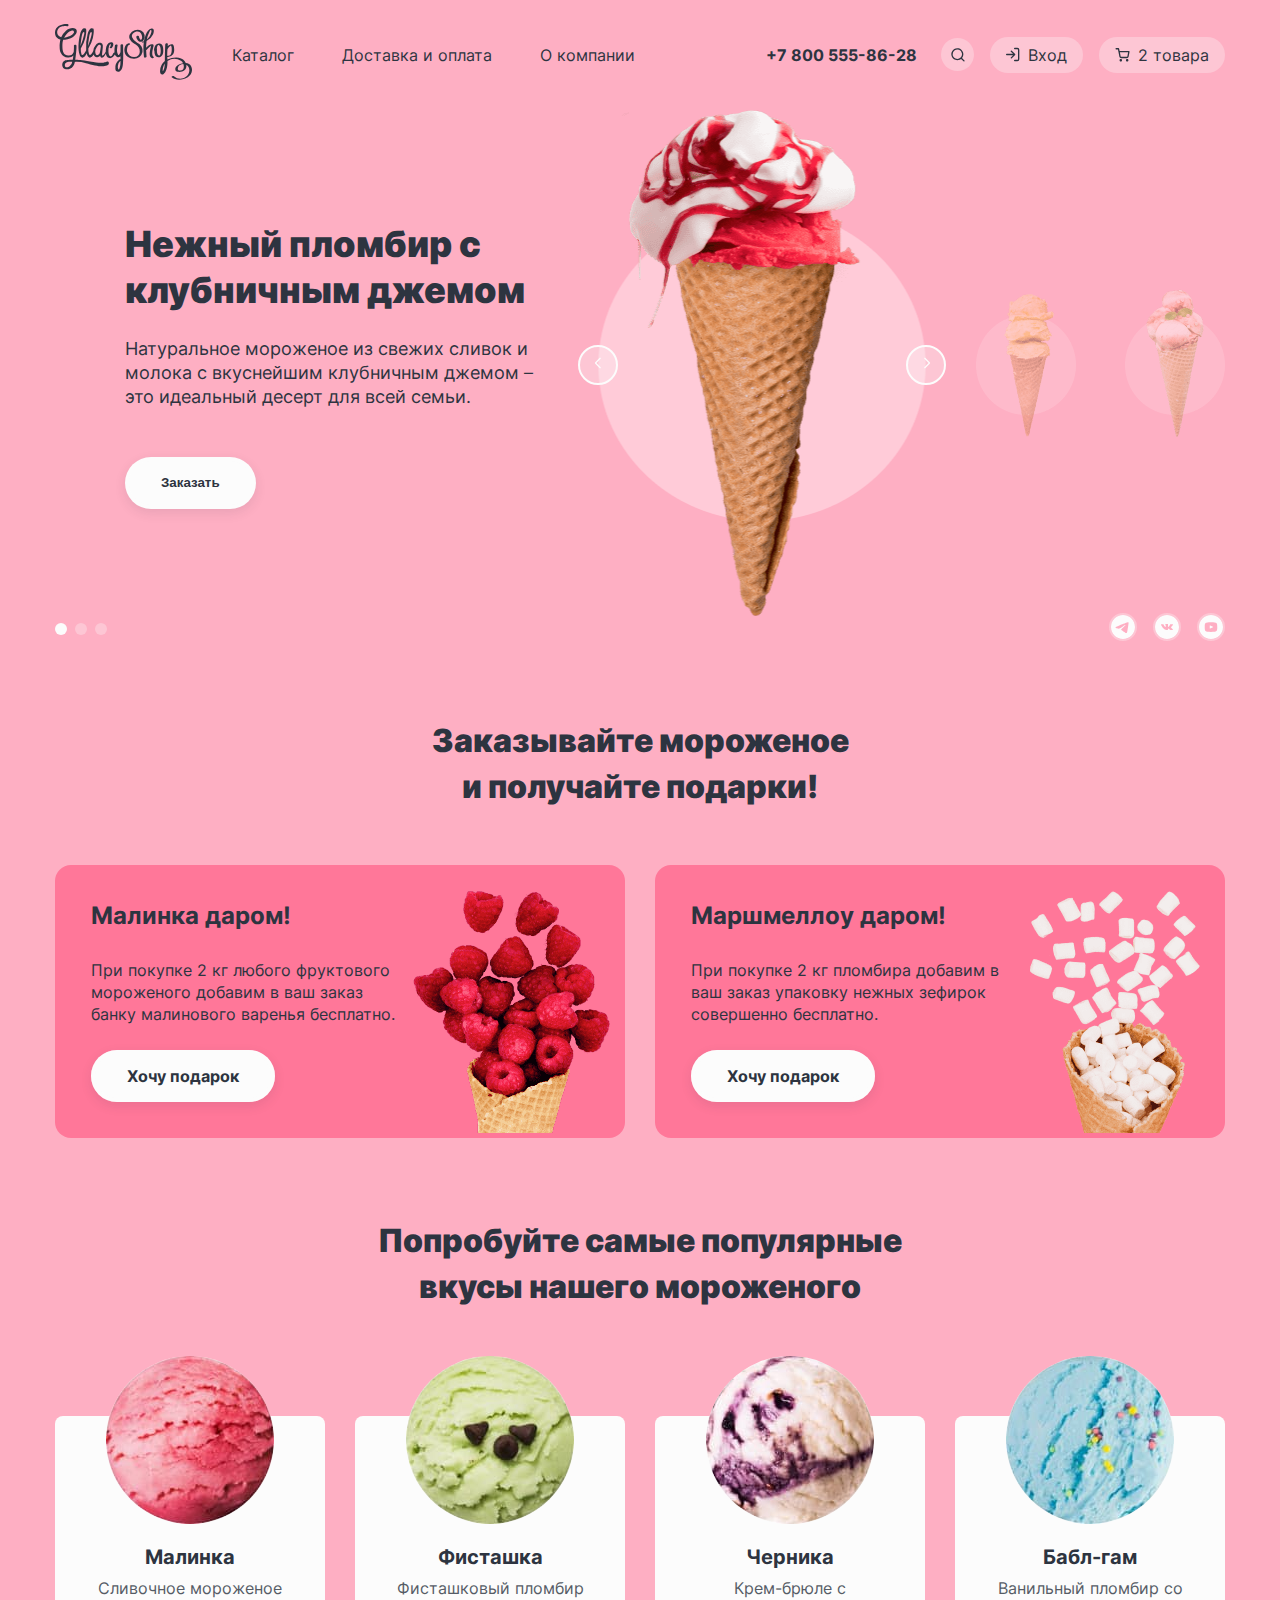
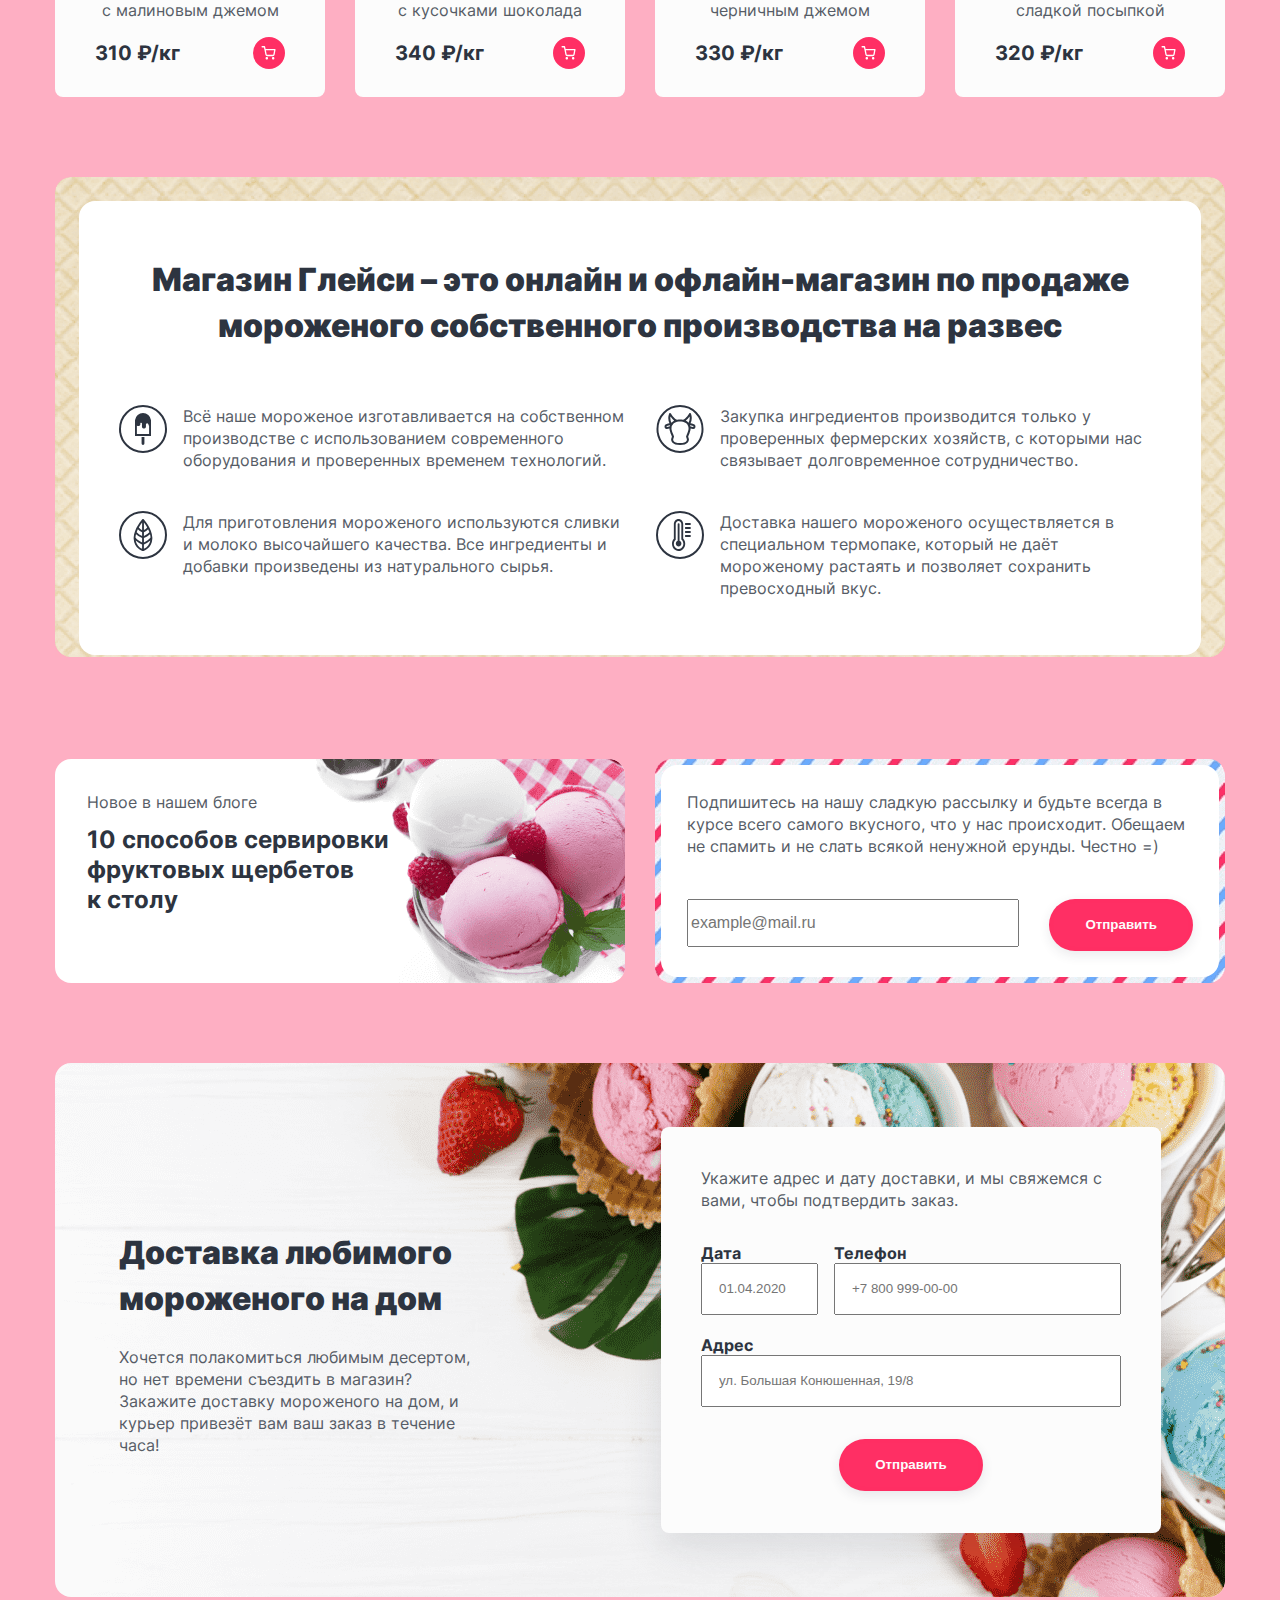
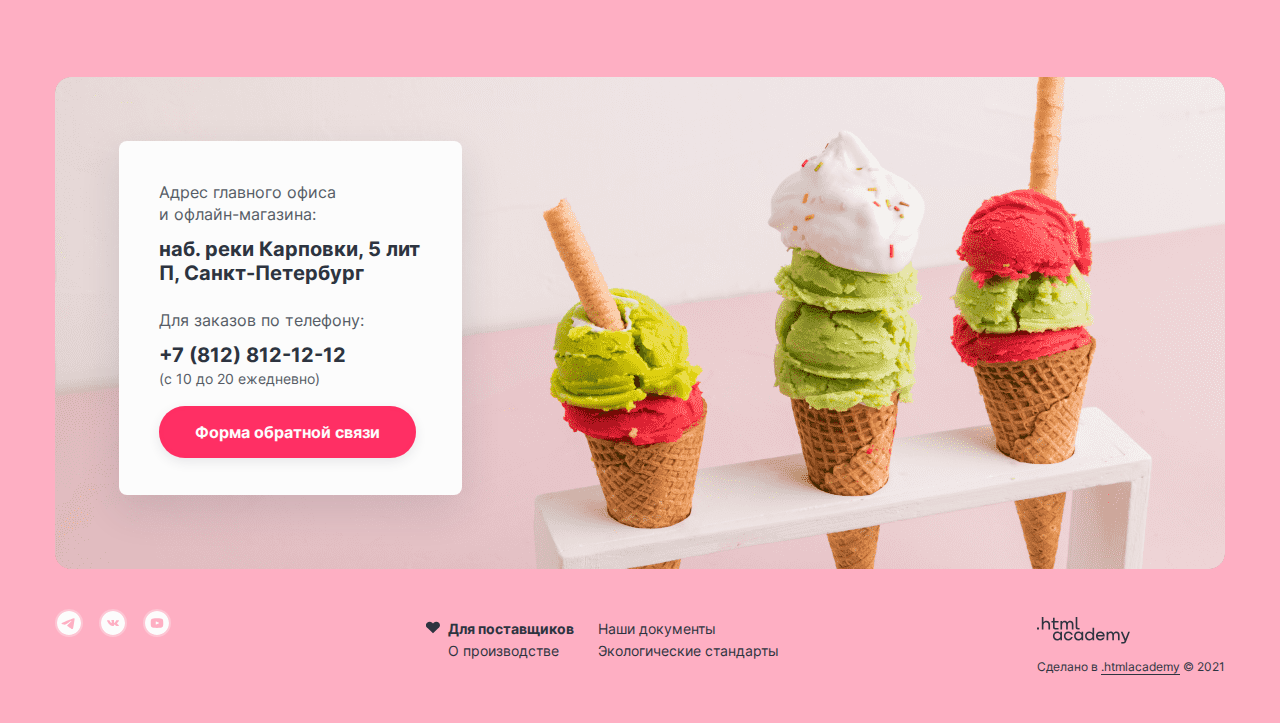
<file: index.html>
<!DOCTYPE html>
<html lang="ru">
  <head>
    <meta charset="utf-8">
    <title>HTML Academy: Глейси</title>
    <link rel="stylesheet" href="styles/styles.css">
  </head>

  <body>

    <!--      HEADER
    ----------------------  -->
    <header class="header-index">
      <nav class="nav container">

        <!-- Меню слева -->
        <div class="nav-left">
          <a class="logo">
            <img class="logo-img" src="images/header-logo.svg" width="137" height="56" alt="Логотип магазина мороженого 'Глейси'">
          </a>
          <ul class="nav-list reset-list">
            <!-- Выпадающее меню каталога
            ----------------------------- -->
            <li class="nav-item">
                  <a href="catalog.html" class="nav-link">Каталог</a>
                  <ul class="nav-list-catalog reset-list">
                    <li class="nav-item-catalog">
                      <a href="#" class="nav-link-catalog nav-link-new">Новинки</a>
                    </li>
                    <li class="nav-item-catalog">
                      <a href="#" class="nav-link-catalog">Сливочное</a>
                    </li>
                    <li class="nav-item-catalog">
                      <a href="#" class="nav-link-catalog">Щербеты</a>
                    </li>
                    <li class="nav-item-catalog">
                      <a href="#" class="nav-link-catalog">Фруктовый лед</a>
                    </li>
                    <li class="nav-item-catalog">
                      <a href="#" class="nav-link-catalog">Мелорин</a>
                    </li>
                  </ul>
            </li>

            <li class="nav-item">
              <a href="#" class="nav-link">Доставка и оплата</a>
            </li>
            <li class="nav-item">
              <a href="#" class="nav-link">О компании</a>
            </li>
          </ul>
        </div>

        <!-- Меню справа -->
        <ul class="nav-list nav-user reset-list">
          <li class="nav-item">
            <a href="tel:+78005558628" class="nav-link nav-phone">+7 800 555-86-28</a>
          </li>
          <li class="nav-item">
            <a href="#" class="nav-link nav-link-search">
              <svg class="nav-icon-search" aria-hidden="true" focusable="false" xmlns="http://www.w3.org/2000/svg" width="14" height="14" fill="none">
                <path fill="#2D3440" fill-rule="evenodd" d="M1.663 6.188a4.667 4.667 0 1 1 8.028 3.237.674.674 0 0 0-.124.124 4.667 4.667 0 0 1-7.904-3.361Zm8.412 4.688a6 6 0 1 1 .943-.943l2.45 2.45a.667.667 0 1 1-.943.943l-2.45-2.45Z" clip-rule="evenodd"/>
              </svg>
              <span class="visually-hidden">Поиск</span>
            </a>
          </li>
          <li class="nav-item">
            <a href="#" class="nav-link nav-link-user">
              <svg class="nav-icon" aria-hidden="true" focusable="false" xmlns="http://www.w3.org/2000/svg" width="14" height="15" fill="none">
                <path fill="#2D3440" fill-rule="evenodd" d="M8 1.5246A.6667.6667 0 0 1 8.6667.858h2.6666a1.9997 1.9997 0 0 1 2 2v9.3334a2 2 0 0 1-2 2H8.6667a.6667.6667 0 0 1 0-1.3334h2.6666A.6667.6667 0 0 0 12 12.1913V2.8579a.6664.6664 0 0 0-.6667-.6666H8.6667A.6667.6667 0 0 1 8 1.5246ZM4.8619 3.72a.6667.6667 0 0 1 .9428 0l3.3291 3.329a.6731.6731 0 0 1 .129.177.664.664 0 0 1 .0705.2987.6639.6639 0 0 1-.1998.4759l-3.3288 3.3288a.6667.6667 0 1 1-.9428-.9428L7.057 8.1913H.6668a.6667.6667 0 1 1 0-1.3334H7.057L4.862 4.6627a.6667.6667 0 0 1 0-.9428Z" clip-rule="evenodd"/>
              </svg>
              Вход
            </a>
          </li>
          <li class="nav-item">
            <a href="#" class="nav-link nav-link-user">
              <svg class="nav-icon" aria-hidden="true" focusable="false" xmlns="http://www.w3.org/2000/svg" width="15" height="14" fill="none">
                <path fill="#2D3440" fill-rule="evenodd" d="M1.1667.108a.6667.6667 0 1 0 0 1.3333h1.7712l.4675 2.3354a.664.664 0 0 0 .0106.053l.9674 4.8334.0001.0006a1.8256 1.8256 0 0 0 1.8183 1.4691h5.6207a1.8258 1.8258 0 0 0 1.8185-1.4697l.001-.005.9271-4.8614a.6669.6669 0 0 0-.6549-.7916H4.6107L4.1381.6438a.6667.6667 0 0 0-.6537-.5359H1.1667ZM5.691 8.4023l-.8134-4.064h8.2308l-.7756 4.0669a.4923.4923 0 0 1-.4918.3943v-.0002H6.1962l-.0128.0002a.4922.4922 0 0 1-.4922-.3963l-.0002-.001Zm-1.1336 3.961c0-.688.5577-1.2457 1.2457-1.2457.688 0 1.2457.5577 1.2457 1.2457 0 .6879-.5577 1.2457-1.2457 1.2457-.688 0-1.2457-.5578-1.2457-1.2457Zm6.3733 0c0-.688.5577-1.2457 1.2457-1.2457.688 0 1.2457.5577 1.2457 1.2457 0 .6879-.5577 1.2457-1.2457 1.2457-.688 0-1.2457-.5578-1.2457-1.2457Z" clip-rule="evenodd"/>
              </svg>
              2 товара
            </a>
          </li>
        </ul>

      </nav>
    </header>

    <!-- Основное содержимое главной страницы
    ----------------------------------------- -->
    <main class="main-index main-container container">
      <!-- Блок HERO
      -------------- -->

      <h1 class="visually-hidden">Интернет магазин мороженого 'Глейси'</h1>
      <section class="menu">
        <h2 class="visually-hidden">Выбор мороженого</h2>
        <ul class="menu-list reset-list">

          <li class="menu-item">
            <div class="menu-left">
              <h3 class="menu-subtitle">Нежный пломбир с клубничным джемом</h3>
              <p class="menu-description">Натуральное мороженое из свежих сливок
                и молока с вкуснейшим клубничным джемом – это идеальный десерт для всей семьи. </p>
              <form action="https://echo.htmlacademy.ru" class="menu-form" method="post">
                <button class="btn" value="strawberry" name="order_taste" type="submit">Заказать</button>
              </form>
            </div>
            <div class="menu-right">
              <ul class="slider-image-list reset-list">
                <li class="slider-image-item-big">
                  <img class="slider-image-big" src="images/big-ice-cream-1.png" width="328" height="507" alt="Клубничное.">
                  <button class="slider-button slider-prev" type="button">
                    <svg width="17" height="16" viewBox="0 0 17 16" fill="none" xmlns="http://www.w3.org/2000/svg">
                      <path fill-rule="evenodd" clip-rule="evenodd" d="M9.71044 13.1352C9.97014 13.3949 10.3912 13.3949 10.6509 13.1352C10.9106 12.8755 10.9106 12.4545 10.6509 12.1948L6.44961 7.99351L10.6509 3.79219C10.9106 3.53249 10.9106 3.11144 10.6509 2.85174C10.3912 2.59204 9.97017 2.59204 9.71048 2.85174L5.04176 7.52045C5.04081 7.52139 5.03987 7.52233 5.03892 7.52328C4.77922 7.78298 4.77922 8.20403 5.03892 8.46373L9.71044 13.1352Z" fill="#FCFCFC"/>
                    </svg>
                    <span class="visually-hidden">Предыдущее мороженое</span>
                  </button>
                  <button class="slider-button slider-next" type="button">
                    <svg width="17" height="16" viewBox="0 0 17 16" fill="none" xmlns="http://www.w3.org/2000/svg">
                      <path fill-rule="evenodd" clip-rule="evenodd" d="M7.28956 2.86476C7.02986 2.60506 6.60881 2.60506 6.34911 2.86476C6.08941 3.12446 6.08941 3.54551 6.34911 3.80521L10.5504 8.00649L6.34907 12.2078C6.08937 12.4675 6.08937 12.8886 6.34907 13.1483C6.60877 13.408 7.02982 13.408 7.28952 13.1483L11.9582 8.47955C11.9592 8.47861 11.9601 8.47767 11.9611 8.47672C12.2208 8.21702 12.2208 7.79597 11.9611 7.53627L7.28956 2.86476Z" fill="#FCFCFC"/>
                    </svg>
                    <span class="visually-hidden">Следующее мороженое</span>
                  </button>
                </li>
                <li class="slider-image-item">
                  <img class="slider-image" src="images/ice-cream-2.png" width="66" height="150" alt="Сливочное.">
                </li>
                <li class="slider-image-item">
                  <img class="slider-image" src="images/ice-cream-3.png" width="66" height="150" alt="Карамельное.">
                </li>
              </ul>
            </div>
          </li>

          <li class="menu-item menu-item-hidden">
            <div class="menu-left">
              <h3 class="menu-subtitle">Сливочное мороженое со вкусом банана</h3>
              <p class="menu-description">Сливочное мороженое с ярким банановым вкусом подарит вам свежесть
                 и наслаждение даже в самый жаркий летний день. </p>
              <form action="https://echo.htmlacademy.ru" class="menu-form" method="post">
                <button class="btn" value="creamy" name="order_taste" type="submit">Заказать</button>
              </form>
            </div>
            <div class="menu-right">
              <ul class="slider-image-list reset-list">
                <li class="slider-image-item-big">
                  <img class="slider-image-big" src="images/big-ice-cream-2.png" width="328" height="507" alt="Сливочное.">
                  <button class="slider-button slider-prev" type="button">
                    <svg width="17" height="16" viewBox="0 0 17 16" fill="none" xmlns="http://www.w3.org/2000/svg">
                      <path fill-rule="evenodd" clip-rule="evenodd" d="M9.71044 13.1352C9.97014 13.3949 10.3912 13.3949 10.6509 13.1352C10.9106 12.8755 10.9106 12.4545 10.6509 12.1948L6.44961 7.99351L10.6509 3.79219C10.9106 3.53249 10.9106 3.11144 10.6509 2.85174C10.3912 2.59204 9.97017 2.59204 9.71048 2.85174L5.04176 7.52045C5.04081 7.52139 5.03987 7.52233 5.03892 7.52328C4.77922 7.78298 4.77922 8.20403 5.03892 8.46373L9.71044 13.1352Z" fill="#FCFCFC"/>
                    </svg>
                    <span class="visually-hidden">Предыдущее мороженое</span>
                  </button>
                  <button class="slider-button slider-next" type="button">
                    <svg width="17" height="16" viewBox="0 0 17 16" fill="none" xmlns="http://www.w3.org/2000/svg">
                      <path fill-rule="evenodd" clip-rule="evenodd" d="M7.28956 2.86476C7.02986 2.60506 6.60881 2.60506 6.34911 2.86476C6.08941 3.12446 6.08941 3.54551 6.34911 3.80521L10.5504 8.00649L6.34907 12.2078C6.08937 12.4675 6.08937 12.8886 6.34907 13.1483C6.60877 13.408 7.02982 13.408 7.28952 13.1483L11.9582 8.47955C11.9592 8.47861 11.9601 8.47767 11.9611 8.47672C12.2208 8.21702 12.2208 7.79597 11.9611 7.53627L7.28956 2.86476Z" fill="#FCFCFC"/>
                    </svg>
                    <span class="visually-hidden">Следующее мороженое</span>
                  </button>
                </li>
                <li class="slider-image-item">
                  <img class="slider-image" src="images/ice-cream-3.png" width="66" height="150" alt="Карамельное.">
                </li>
                <li class="slider-image-item">
                  <img class="slider-image" src="images/ice-cream-1.png" width="66" height="150" alt="Клубничное.">
                </li>
              </ul>
            </div>
          </li>

          <li class="menu-item menu-item-hidden">
            <div class="menu-left">
              <h3 class="menu-subtitle">Карамельный пломбир с маршмеллоу</h3>
              <p class="menu-description">Необычный сладкий десерт с карамельным топпингом и кусочками зефира
                завоюет сердца сладкоежек всех возрастов.</p>
              <form action="https://echo.htmlacademy.ru" class="menu-form" method="post">
                <button class="btn" value="caramel" name="order_taste" type="submit">Заказать</button>
              </form>
            </div>
            <div class="menu-right">
              <ul class="slider-image-list reset-list">
                <li class="slider-image-item-big">
                  <img class="slider-image-big" src="images/big-ice-cream-3.png" width="328" height="507" alt="Карамельное.">
                  <button class="slider-button slider-prev" type="button">
                    <svg width="17" height="16" viewBox="0 0 17 16" fill="none" xmlns="http://www.w3.org/2000/svg">
                      <path fill-rule="evenodd" clip-rule="evenodd" d="M9.71044 13.1352C9.97014 13.3949 10.3912 13.3949 10.6509 13.1352C10.9106 12.8755 10.9106 12.4545 10.6509 12.1948L6.44961 7.99351L10.6509 3.79219C10.9106 3.53249 10.9106 3.11144 10.6509 2.85174C10.3912 2.59204 9.97017 2.59204 9.71048 2.85174L5.04176 7.52045C5.04081 7.52139 5.03987 7.52233 5.03892 7.52328C4.77922 7.78298 4.77922 8.20403 5.03892 8.46373L9.71044 13.1352Z" fill="#FCFCFC"/>
                    </svg>
                    <span class="visually-hidden">Предыдущее мороженое</span>
                  </button>
                  <button class="slider-button slider-next" type="button">
                    <svg width="17" height="16" viewBox="0 0 17 16" fill="none" xmlns="http://www.w3.org/2000/svg">
                      <path fill-rule="evenodd" clip-rule="evenodd" d="M7.28956 2.86476C7.02986 2.60506 6.60881 2.60506 6.34911 2.86476C6.08941 3.12446 6.08941 3.54551 6.34911 3.80521L10.5504 8.00649L6.34907 12.2078C6.08937 12.4675 6.08937 12.8886 6.34907 13.1483C6.60877 13.408 7.02982 13.408 7.28952 13.1483L11.9582 8.47955C11.9592 8.47861 11.9601 8.47767 11.9611 8.47672C12.2208 8.21702 12.2208 7.79597 11.9611 7.53627L7.28956 2.86476Z" fill="#FCFCFC"/>
                    </svg>
                    <span class="visually-hidden">Следующее мороженое</span>
                  </button>
                </li>
                <li class="slider-image-item">
                  <img class="slider-image" src="images/ice-cream-1.png" width="66" height="150" alt="Клубничное.">
                </li>
                <li class="slider-image-item">
                  <img class="slider-image" src="images/ice-cream-2.png" width="66" height="150" alt="Сливочное.">
                </li>
              </ul>
            </div>
          </li>

        </ul>

        <div class="hero-end">
          <!-- Кнопки фона
          ---------------- -->
          <ul class="bg_color-list reset-list">
            <li class="bg_color-item">
              <button class="bg-btn bg-btn-current">
                <span class="visually-hidden">Розовый фон сайта</span>
              </button>
            </li>
            <li class="bg_color-item">
              <button class="bg-btn">
                <span class="visually-hidden">Синий фон сайта</span>
              </button>
            </li>
            <li class="bg_color-item">
              <button class="bg-btn">
                <span class="visually-hidden">Желтый фон сайта</span>
              </button>
            </li>
          </ul>

          <!-- Социальные сети
          -------------------- -->
          <ul class="social reset-list">
            <li class="social-item">
              <a href="https://t.me/htmlacademy" class="social-link">
                <svg xmlns="http://www.w3.org/2000/svg" width="28" height="28" fill="none">
                  <path fill="#FCFCFC" fill-rule="evenodd" d="M26 14c0 6.627-5.373 12-12 12S2 20.627 2 14 7.373 2 14 2s12 5.373 12 12Zm-11.57-3.141c-1.167.485-3.5 1.49-6.998 3.014-.568.226-.866.447-.893.663-.046.366.412.51 1.034.705.085.027.173.054.263.084.613.199 1.437.432 1.865.441.389.008.823-.152 1.302-.48 3.268-2.207 4.955-3.322 5.061-3.346.075-.017.179-.039.249.024.07.062.063.18.056.212-.046.193-1.84 1.862-2.77 2.726-.29.269-.495.46-.537.504-.094.097-.19.19-.282.279-.57.548-.996.96.024 1.632.49.323.882.59 1.273.856.427.291.853.581 1.405.943.14.092.274.187.405.28.497.355.944.673 1.496.623.32-.03.652-.331.82-1.23.397-2.126 1.179-6.73 1.36-8.628a2.112 2.112 0 0 0-.02-.472.506.506 0 0 0-.172-.325c-.143-.117-.365-.142-.465-.14-.451.008-1.143.249-4.476 1.635Z" clip-rule="evenodd"/><rect width="26" height="26" x="1" y="1" stroke="#FCFCFC" stroke-opacity=".3" stroke-width="2" rx="13"/>
                </svg>
                <span class="visually-hidden">ссылка на Телеграмм</span>
              </a>
            </li>
            <li class="social-item">
              <a href="https://vk.com/htmlacademy" class="social-link">
                <svg xmlns="http://www.w3.org/2000/svg" width="28" height="28" fill="none">
                  <path fill="#FCFCFC" fill-rule="evenodd" d="M26 14c0 6.627-5.373 12-12 12S2 20.627 2 14 7.373 2 14 2s12 5.373 12 12Zm-11.412 2.975h-.717s-1.582.083-2.976-1.188c-1.52-1.388-2.863-4.14-2.863-4.14s-.077-.18.007-.268c.095-.098.352-.104.352-.104l1.715-.01s.161.024.277.098a.476.476 0 0 1 .149.176s.277.615.644 1.17c.716 1.085 1.05 1.322 1.293 1.206.354-.17.248-1.533.248-1.533s.007-.495-.178-.716c-.143-.17-.414-.22-.533-.235-.096-.011.062-.207.267-.295.309-.133.854-.14 1.498-.135.501.005.645.032.842.074.455.096.44.405.41 1.07-.01.2-.02.43-.02.697 0 .06-.002.124-.004.19-.01.34-.023.73.233.876.132.074.453.011 1.256-1.185.381-.566.667-1.233.667-1.233s.062-.119.16-.17c.098-.052.232-.036.232-.036l1.805-.01s.542-.056.63.158c.091.226-.203.751-.94 1.612-.696.813-1.036 1.115-1.01 1.38.02.196.242.372.67.72.888.722 1.124 1.101 1.18 1.192a.447.447 0 0 0 .011.016c.398.578-.44.623-.44.623l-1.603.02s-.345.06-.798-.214c-.237-.142-.469-.375-.69-.597-.337-.339-.649-.652-.915-.578-.447.124-.433.967-.433.967s.004.18-.098.276c-.11.105-.328.126-.328.126Z" clip-rule="evenodd"/><rect width="26" height="26" x="1" y="1" stroke="#FCFCFC" stroke-opacity=".3" stroke-width="2" rx="13"/>
                </svg>
                <span class="visually-hidden">ссылка на Вконтакте</span>
              </a>
            </li>
            <li class="social-item">
              <a href="https://www.youtube.com/user/htmlacademyru" class="social-link">
                <svg xmlns="http://www.w3.org/2000/svg" width="28" height="28" fill="none">
                  <path fill="#FCFCFC" d="m16.004 13.791-2.808-1.31c-.245-.114-.446.014-.446.285v2.468c0 .271.201.399.446.285l2.807-1.31c.246-.115.246-.303 0-.418ZM14 2C7.372 2 2 7.372 2 14s5.372 12 12 12 12-5.372 12-12S20.628 2 14 2Zm0 16.875c-6.143 0-6.25-.554-6.25-4.875S7.857 9.125 14 9.125c6.142 0 6.25.554 6.25 4.875s-.108 4.875-6.25 4.875Z"/><rect width="26" height="26" x="1" y="1" stroke="#FCFCFC" stroke-opacity=".3" stroke-width="2" rx="13"/>
                </svg>
                <span class="visually-hidden">ссылка на Ютуб</span>
              </a>
            </li>
          </ul>
        </div>

      </section>    <!-- Конец блока HERO -->

      <!-- Акции
      ----------- -->
      <section class="promotions">
        <h2 class="promotions-title">Заказывайте мороженое и получайте подарки!</h2>
        <ul class="promotions-list reset-list">
          <li class="promotions-item">
            <div class="promotions-content">
              <h3 class="promotion-subtitle">Малинка даром!</h3>
              <p class="promotions-text">При покупке 2 кг любого фруктового мороженого добавим в ваш заказ банку малинового варенья бесплатно.</p>
              <a href="#" class="btn">Хочу подарок</a>
            </div>
            <div class="promotions-photo">
              <img src="images/promotions-raspberries.png" width="219" height="268" alt="Mалинка" class="promotions-img">
            </div>
          </li>
          <li class="promotions-item">
            <div class="promotions-content">
              <h3 class="promotion-subtitle">Маршмеллоу даром!</h3>
              <p class="promotions-text">При покупке 2 кг пломбира добавим в ваш заказ упаковку нежных зефирок совершенно бесплатно.</p>
              <a href="#" class="btn">Хочу подарок</a>
            </div>
            <div class="promotions-photo">
              <img src="images/promotions-marshmallow.png" width="219" height="268" alt="Зефирки" class="promotions-img">
            </div>
          </li>
        </ul>
      </section>

       <!-- Популярные вкусы
      ---------------------- -->
      <section class="popular-flavors">
        <h2 class="popular-flavors-title">Попробуйте самые популярные вкусы нашего мороженого</h2>
        <ul class="flavors-list reset-list">
          <li class="flavors-item">
            <img src="images/popular-1.jpg" width="168" height="168" alt="Шарик 'малина'" class="flavors-img">
            <div class="flavors-content">
              <div class="flavors-text">
                <h3 class="flavors-subtitle">Малинка</h3>
                <p class="flavors-discription">Сливочное мороженое с малиновым джемом</p>
              </div>
              <div class="flavors-end">
                <b class="flavors-price">310 ₽/кг</b>
                <a href="#" class="btn-basket">
                  <span class="visually-hidden">Добавить в корзину</span>
                  <svg class="flavors-icon" aria-hidden="true" focusable="false" xmlns="http://www.w3.org/2000/svg" width="15" height="14" fill="none">
                    <path fill="#fff" fill-rule="evenodd" d="M1.1667.108a.6667.6667 0 1 0 0 1.3333h1.7712l.4675 2.3354a.664.664 0 0 0 .0106.053l.9674 4.8334.0001.0006a1.8256 1.8256 0 0 0 1.8183 1.4691h5.6207a1.8258 1.8258 0 0 0 1.8185-1.4697l.001-.005.9271-4.8614a.6669.6669 0 0 0-.6549-.7916H4.6107L4.1381.6438a.6667.6667 0 0 0-.6537-.5359H1.1667ZM5.691 8.4023l-.8134-4.064h8.2308l-.7756 4.0669a.4923.4923 0 0 1-.4918.3943v-.0002H6.1962l-.0128.0002a.4922.4922 0 0 1-.4922-.3963l-.0002-.001Zm-1.1336 3.961c0-.688.5577-1.2457 1.2457-1.2457.688 0 1.2457.5577 1.2457 1.2457 0 .6879-.5577 1.2457-1.2457 1.2457-.688 0-1.2457-.5578-1.2457-1.2457Zm6.3733 0c0-.688.5577-1.2457 1.2457-1.2457.688 0 1.2457.5577 1.2457 1.2457 0 .6879-.5577 1.2457-1.2457 1.2457-.688 0-1.2457-.5578-1.2457-1.2457Z" clip-rule="evenodd"/>
                  </svg>
                </a>
              </div>
            </div>
          </li>
          <li class="flavors-item">
            <img src="images/popular-2.jpg" width="168" height="168" alt="Шарик 'Фисташка'" class="flavors-img">
            <div class="flavors-content">
              <div class="flavors-text">
                <h3 class="flavors-subtitle">Фисташка</h3>
                <p class="flavors-discription">Фисташковый пломбир с кусочками шоколада</p>
              </div>
              <div class="flavors-end">
                <b class="flavors-price">340 ₽/кг</b>
                <a href="#" class="btn-basket">
                  <span class="visually-hidden">Добавить в корзину</span>
                  <svg class="flavors-icon" aria-hidden="true" focusable="false" xmlns="http://www.w3.org/2000/svg" width="15" height="14" fill="none">
                    <path fill="#fff" fill-rule="evenodd" d="M1.1667.108a.6667.6667 0 1 0 0 1.3333h1.7712l.4675 2.3354a.664.664 0 0 0 .0106.053l.9674 4.8334.0001.0006a1.8256 1.8256 0 0 0 1.8183 1.4691h5.6207a1.8258 1.8258 0 0 0 1.8185-1.4697l.001-.005.9271-4.8614a.6669.6669 0 0 0-.6549-.7916H4.6107L4.1381.6438a.6667.6667 0 0 0-.6537-.5359H1.1667ZM5.691 8.4023l-.8134-4.064h8.2308l-.7756 4.0669a.4923.4923 0 0 1-.4918.3943v-.0002H6.1962l-.0128.0002a.4922.4922 0 0 1-.4922-.3963l-.0002-.001Zm-1.1336 3.961c0-.688.5577-1.2457 1.2457-1.2457.688 0 1.2457.5577 1.2457 1.2457 0 .6879-.5577 1.2457-1.2457 1.2457-.688 0-1.2457-.5578-1.2457-1.2457Zm6.3733 0c0-.688.5577-1.2457 1.2457-1.2457.688 0 1.2457.5577 1.2457 1.2457 0 .6879-.5577 1.2457-1.2457 1.2457-.688 0-1.2457-.5578-1.2457-1.2457Z" clip-rule="evenodd"/>
                  </svg>
                </a>
              </div>
            </div>
          </li>
          <li class="flavors-item">
            <img src="images/popular-3.jpg" width="168" height="168" alt="Шарик 'Черника'" class="flavors-img">
            <div class="flavors-content">
              <div class="flavors-text">
                <h3 class="flavors-subtitle">Черника</h3>
                <p class="flavors-discription">Крем-брюле с черничным джемом</p>
              </div>
              <div class="flavors-end">
                <b class="flavors-price">330 ₽/кг</b>
                <a href="#" class="btn-basket">
                  <span class="visually-hidden">Добавить в корзину</span>
                  <svg class="flavors-icon" aria-hidden="true" focusable="false" xmlns="http://www.w3.org/2000/svg" width="15" height="14" fill="none">
                    <path fill="#fff" fill-rule="evenodd" d="M1.1667.108a.6667.6667 0 1 0 0 1.3333h1.7712l.4675 2.3354a.664.664 0 0 0 .0106.053l.9674 4.8334.0001.0006a1.8256 1.8256 0 0 0 1.8183 1.4691h5.6207a1.8258 1.8258 0 0 0 1.8185-1.4697l.001-.005.9271-4.8614a.6669.6669 0 0 0-.6549-.7916H4.6107L4.1381.6438a.6667.6667 0 0 0-.6537-.5359H1.1667ZM5.691 8.4023l-.8134-4.064h8.2308l-.7756 4.0669a.4923.4923 0 0 1-.4918.3943v-.0002H6.1962l-.0128.0002a.4922.4922 0 0 1-.4922-.3963l-.0002-.001Zm-1.1336 3.961c0-.688.5577-1.2457 1.2457-1.2457.688 0 1.2457.5577 1.2457 1.2457 0 .6879-.5577 1.2457-1.2457 1.2457-.688 0-1.2457-.5578-1.2457-1.2457Zm6.3733 0c0-.688.5577-1.2457 1.2457-1.2457.688 0 1.2457.5577 1.2457 1.2457 0 .6879-.5577 1.2457-1.2457 1.2457-.688 0-1.2457-.5578-1.2457-1.2457Z" clip-rule="evenodd"/>
                  </svg>
                </a>
              </div>
            </div>
          </li>
          <li class="flavors-item">
            <img src="images/popular-4.jpg" width="168" height="168" alt="Шарик 'Бабл-гам'" class="flavors-img">
            <div class="flavors-content">
              <div class="flavors-text">
                <h3 class="flavors-subtitle">Бабл-гам</h3>
                <p class="flavors-discription">Ванильный пломбир со сладкой посыпкой</p>
              </div>
              <div class="flavors-end">
                <b class="flavors-price">320 ₽/кг</b>
                <a href="#" class="btn-basket">
                  <span class="visually-hidden">Добавить в корзину</span>
                  <svg class="flavors-icon" aria-hidden="true" focusable="false" xmlns="http://www.w3.org/2000/svg" width="15" height="14" fill="none">
                    <path fill="#fff" fill-rule="evenodd" d="M1.1667.108a.6667.6667 0 1 0 0 1.3333h1.7712l.4675 2.3354a.664.664 0 0 0 .0106.053l.9674 4.8334.0001.0006a1.8256 1.8256 0 0 0 1.8183 1.4691h5.6207a1.8258 1.8258 0 0 0 1.8185-1.4697l.001-.005.9271-4.8614a.6669.6669 0 0 0-.6549-.7916H4.6107L4.1381.6438a.6667.6667 0 0 0-.6537-.5359H1.1667ZM5.691 8.4023l-.8134-4.064h8.2308l-.7756 4.0669a.4923.4923 0 0 1-.4918.3943v-.0002H6.1962l-.0128.0002a.4922.4922 0 0 1-.4922-.3963l-.0002-.001Zm-1.1336 3.961c0-.688.5577-1.2457 1.2457-1.2457.688 0 1.2457.5577 1.2457 1.2457 0 .6879-.5577 1.2457-1.2457 1.2457-.688 0-1.2457-.5578-1.2457-1.2457Zm6.3733 0c0-.688.5577-1.2457 1.2457-1.2457.688 0 1.2457.5577 1.2457 1.2457 0 .6879-.5577 1.2457-1.2457 1.2457-.688 0-1.2457-.5578-1.2457-1.2457Z" clip-rule="evenodd"/>
                  </svg>
                </a>
              </div>
            </div>
          </li>
        </ul>
      </section>

      <!-- Преимущества
      ------------------- -->
      <section class="advantages">
        <div class="advantages-inner">
          <h2 class="advantages-title">Магазин Глейси – это онлайн и офлайн-магазин по продаже мороженого собственного производства на развес</h2>
        <ul class="advantages-list reset-list">
          <li class="advantages-item">
            <h3 class="visually-hidden">Проверенные технологии</h3>
            <img src="images/advantages-ice-cream.svg" width="48" height="48" alt="мороженое" class="advantages-img">
            <p class="advantages-discription">Всё наше мороженое изготавливается на собственном производстве с использованием современного
              оборудования и проверенных временем технологий.</p>
          </li>
          <li class="advantages-item">
            <h3 class="visually-hidden">Качественное сырьё</h3>
            <img src="images/advantages-cow.svg" width="48" height="48" alt="коровка" class="advantages-img">
            <p class="advantages-discription">Закупка ингредиентов производится только у проверенных фермерских хозяйств,
              с которыми нас связывает долговременное сотрудничество.</p>
          </li>
          <li class="advantages-item">
            <h3 class="visually-hidden">Надежные поставщики</h3>
            <img src="images/advantages-leaflet.svg" width="48" height="48" alt="листик" class="advantages-img">
            <p class="advantages-discription">Для приготовления мороженого используются сливки и молоко высочайшего качества. Все ингредиенты
              и добавки произведены из натурального сырья.</p>
          </li>
          <li class="advantages-item">
            <h3 class="visually-hidden">Доставка в термопаке</h3>
            <img src="images/advantages-thermometer.svg" width="48" height="48" alt="термометр" class="advantages-img">
            <p class="advantages-discription">Доставка нашего мороженого осуществляется в специальном термопаке,
              который не даёт мороженому растаять и позволяет сохранить превосходный вкус.</p>
          </li>
        </ul>
        </div>
      </section>

      <!--  Новости и подписка
      ------------------------ -->
      <div class="news-blog">
        <h2 class="visually-hidden">Новости и блог</h2>

        <article class="blog">
          <div class="blog-inner">
            <span class="blog-text">Новое в нашем блоге</span>
            <h3 class="blog-title">
              <a href="#" class="blog-link">10 способов сервировки фруктовых щербетов <br> к столу</a>
            </h3>
          </div>
        </article>

        <section class="newsletter">
          <div class="newsletter-inner">
            <h3 class="visually-hidden">Подписаться на рассылку</h3>
            <p class="newsletter-text">Подпишитесь на нашу сладкую рассылку и будьте всегда
            в курсе всего самого вкусного, что у нас происходит. Обещаем не спамить и не слать всякой ненужной ерунды. Честно =)</p>
            <form method="post" action="https://echo.htmlacademy.ru" class="newsletter-form">
              <label class="newsletter-email">
                <input class="newsletter-input" type="email" name="newsletter" placeholder="example@mail.ru">
              </label>
              <button class="btn btn-red" type="submit">Отправить</button>
            </form>
          </div>
        </section>
      </div>


      <!-- Доставка
      ------------- -->
      <section class="delivery">
        <div class="delivery-text">
          <h2 class="delivery-title">Доставка любимого мороженого на дом</h2>
          <p class="delivery-description">Хочется полакомиться любимым десертом, <br> но нет времени съездить в магазин?
             Закажите доставку мороженого на дом, и курьер привезёт вам ваш заказ в течение часа!</p>
        </div>
        <div class="delivery-right">
          <span class="form-text">Укажите адрес и дату доставки, и мы свяжемся с вами, чтобы подтвердить заказ.</span>
          <form class="delivery-form" action="https://echo.htmlacademy.ru" method="post">
            <p class="delivery-form-date">
              <label class="delivery-label" for="delivery-date">Дата</label>
              <input class="delivery-input delivery-input-date" type="text" name="delivery-date" id="delivery-date" placeholder="01.04.2020">
            </p>
            <p class="delivery-form-phone">
              <label class="delivery-label" for="delivery-phone">Телефон</label>
              <input class="delivery-input delivery-input-phone" type="tel" name="delivery-phone" id="delivery-phone" placeholder="+7 800 999-00-00">
            </p>
            <p class="delivery-form-address">
              <label class="delivery-label" for="delivery-address">Адрес</label>
              <input class="delivery-input delivery-input-address" id="delivery-address" placeholder="ул. Большая Конюшенная, 19/8">
            </p>
            <button class="btn btn-red" type="submit">Отправить</button>
          </form>
        </div>
      </section>

      <!-- Адрес и телефон
      -------------------- -->
      <section class="contacts">
        <div class="contacts-inner">
          <h2 class="visually-hidden">Контактная информация</h2>
          <address class="contacts-info">
            <p class="contacts-address">
              <span class="contacts-address-title">Адрес главного офиса и офлайн-магазина:</span>
              <b class="contacts-address-text">наб. реки Карповки, 5 лит П, Санкт-Петербург</b>
            </p>
            <p class="contacts-phone">
              <span class="contacts-phone-title">Для заказов по телефону:</span>
              <a href="tel:+78128121212" class="contacts-phone-number">+7 (812) 812-12-12</a>
              <span class="contacts-phone-text">(с 10 до 20 ежедневно)</span>
            </p>
          </address>
          <a href="#" class="btn btn-red">Форма обратной связи</a>
        </div>
      </section>

    </main>

    <!--      FOOTER
    ------------------------ -->
    <footer class="footer-index">
      <h2 class="visually-hidden">Подвал сайта</h2>

      <div class="footer-inner container">
        <section class="footer-social">
          <h3 class="visually-hidden">Социальные сети</h3>
          <ul class="social reset-list">
            <li class="social-item">
              <a href="https://t.me/htmlacademy" class="social-link">
                <svg xmlns="http://www.w3.org/2000/svg" width="28" height="28" fill="none">
                  <path fill="#FCFCFC" fill-rule="evenodd" d="M26 14c0 6.627-5.373 12-12 12S2 20.627 2 14 7.373 2 14 2s12 5.373 12 12Zm-11.57-3.141c-1.167.485-3.5 1.49-6.998 3.014-.568.226-.866.447-.893.663-.046.366.412.51 1.034.705.085.027.173.054.263.084.613.199 1.437.432 1.865.441.389.008.823-.152 1.302-.48 3.268-2.207 4.955-3.322 5.061-3.346.075-.017.179-.039.249.024.07.062.063.18.056.212-.046.193-1.84 1.862-2.77 2.726-.29.269-.495.46-.537.504-.094.097-.19.19-.282.279-.57.548-.996.96.024 1.632.49.323.882.59 1.273.856.427.291.853.581 1.405.943.14.092.274.187.405.28.497.355.944.673 1.496.623.32-.03.652-.331.82-1.23.397-2.126 1.179-6.73 1.36-8.628a2.112 2.112 0 0 0-.02-.472.506.506 0 0 0-.172-.325c-.143-.117-.365-.142-.465-.14-.451.008-1.143.249-4.476 1.635Z" clip-rule="evenodd"/><rect width="26" height="26" x="1" y="1" stroke="#FCFCFC" stroke-opacity=".3" stroke-width="2" rx="13"/>
                </svg>
                <span class="visually-hidden">ссылка на Телеграмм</span>
              </a>
            </li>
            <li class="social-item">
              <a href="https://vk.com/htmlacademy" class="social-link">
                <svg xmlns="http://www.w3.org/2000/svg" width="28" height="28" fill="none">
                  <path fill="#FCFCFC" fill-rule="evenodd" d="M26 14c0 6.627-5.373 12-12 12S2 20.627 2 14 7.373 2 14 2s12 5.373 12 12Zm-11.412 2.975h-.717s-1.582.083-2.976-1.188c-1.52-1.388-2.863-4.14-2.863-4.14s-.077-.18.007-.268c.095-.098.352-.104.352-.104l1.715-.01s.161.024.277.098a.476.476 0 0 1 .149.176s.277.615.644 1.17c.716 1.085 1.05 1.322 1.293 1.206.354-.17.248-1.533.248-1.533s.007-.495-.178-.716c-.143-.17-.414-.22-.533-.235-.096-.011.062-.207.267-.295.309-.133.854-.14 1.498-.135.501.005.645.032.842.074.455.096.44.405.41 1.07-.01.2-.02.43-.02.697 0 .06-.002.124-.004.19-.01.34-.023.73.233.876.132.074.453.011 1.256-1.185.381-.566.667-1.233.667-1.233s.062-.119.16-.17c.098-.052.232-.036.232-.036l1.805-.01s.542-.056.63.158c.091.226-.203.751-.94 1.612-.696.813-1.036 1.115-1.01 1.38.02.196.242.372.67.72.888.722 1.124 1.101 1.18 1.192a.447.447 0 0 0 .011.016c.398.578-.44.623-.44.623l-1.603.02s-.345.06-.798-.214c-.237-.142-.469-.375-.69-.597-.337-.339-.649-.652-.915-.578-.447.124-.433.967-.433.967s.004.18-.098.276c-.11.105-.328.126-.328.126Z" clip-rule="evenodd"/><rect width="26" height="26" x="1" y="1" stroke="#FCFCFC" stroke-opacity=".3" stroke-width="2" rx="13"/>
                </svg>
                <span class="visually-hidden">ссылка на Вконтакте</span>
              </a>
            </li>
            <li class="social-item">
              <a href="https://www.youtube.com/user/htmlacademyru" class="social-link">
                <svg xmlns="http://www.w3.org/2000/svg" width="28" height="28" fill="none">
                  <path fill="#FCFCFC" d="m16.004 13.791-2.808-1.31c-.245-.114-.446.014-.446.285v2.468c0 .271.201.399.446.285l2.807-1.31c.246-.115.246-.303 0-.418ZM14 2C7.372 2 2 7.372 2 14s5.372 12 12 12 12-5.372 12-12S20.628 2 14 2Zm0 16.875c-6.143 0-6.25-.554-6.25-4.875S7.857 9.125 14 9.125c6.142 0 6.25.554 6.25 4.875s-.108 4.875-6.25 4.875Z"/><rect width="26" height="26" x="1" y="1" stroke="#FCFCFC" stroke-opacity=".3" stroke-width="2" rx="13"/>
                </svg>
                <span class="visually-hidden">ссылка на Ютуб</span>
              </a>
            </li>
          </ul>
        </section>

        <section class="footer-info">
          <h3 class="visually-hidden">Общая информация</h3>
          <ul class="footer-info-list reset-list">
            <img class="footer-info-img" src="images/footer-heart.svg" width="14" height="13" alt="сердечко">
            <div class="footer-info-left">
              <li class="footer-info-item">
                <a href="#" class="footer-info-link footer-heart">Для поставщиков</a>
              </li>
              <li class="footer-info-item">
                <a href="#" class="footer-info-link">О производстве</a>
              </li>
            </div>
            <footer-info-right>
              <li class="footer-info-item">
                <a href="#" class="footer-info-link">Наши документы</a>
              </li>
              <li class="footer-info-item">
                <a href="#" class="footer-info-link">Экологические стандарты</a>
              </li>
            </footer-info-right>
          </ul>
        </section>

        <section class="footer-academy">
          <h3 class="visually-hidden">HTML-Академия</h3>
          <img src="images/footer-logo-htmlacademy.svg" width="93" height="27" alt="Логотип 'HTML-Академии'" class="footer-academy-logo">
          <p class="footer-academy-text">
            <span>Сделано в</span>
            <a href="https://htmlacademy.ru/" class="footer-academy-link">.htmlacademy</a>
            <span>© 2021</span>
          </p>
        </section>
      </div>

    </footer>

  </body>
</html>
</file>
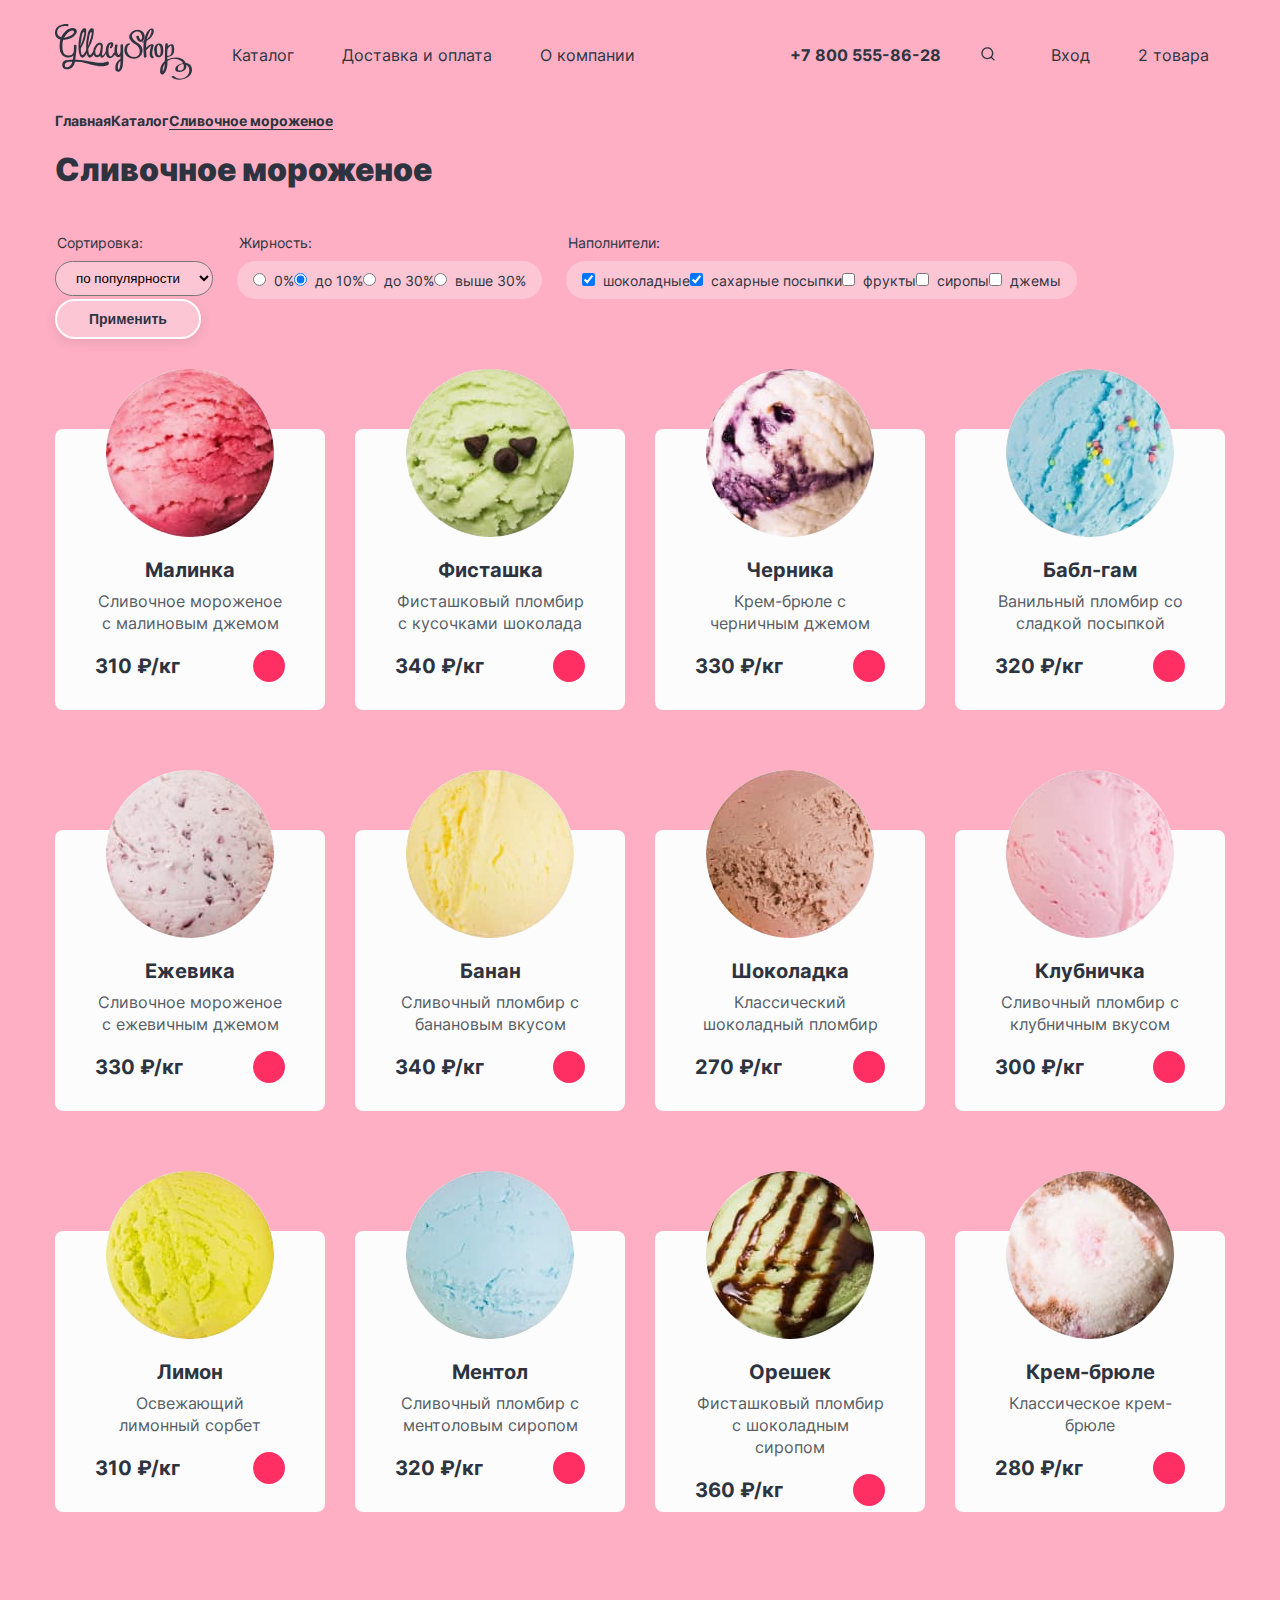
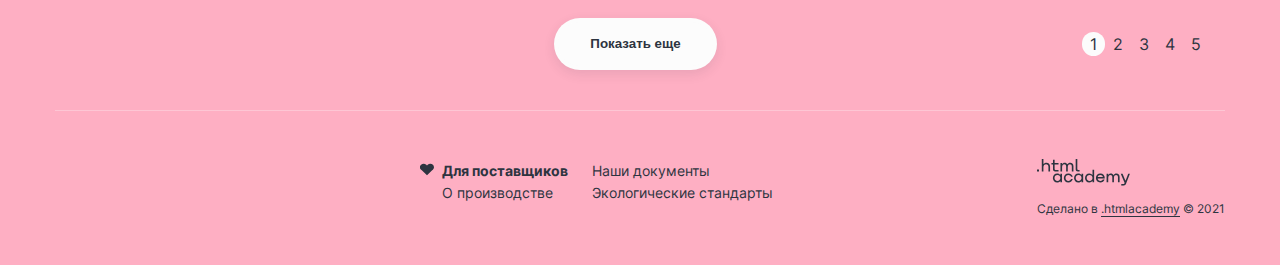
<file: catalog.html>
<!DOCTYPE html>
<html lang="ru">
  <head>
    <meta charset="utf-8">
    <title>Каталог</title>
    <link rel="stylesheet" href="styles/styles.css">
  </head>

  <body>

    <!--      HEADER
    ----------------------  -->
    <header class="header-catalog">
      <nav class="nav container">

        <!-- Меню слева -->

        <div class="nav-left">
          <a href="index.html" class="logo">
            <img src="images/header-logo.svg" alt="Логотип магазина мороженого 'Глейси'" class="logo-img">
          </a>
          <ul class="nav-list reset-list">
            <!-- Выпадающее меню каталога
            ----------------------------- -->
            <li class="nav-item">
                  <a class="nav-link">Каталог</a>
                  <ul class="nav-list-catalog reset-list">
                    <li class="nav-item-catalog">
                      <a href="#" class="nav-link-catalog nav-link-new">Новинки</a>
                    </li>
                    <li class="nav-item-catalog">
                      <a href="#" class="nav-link-catalog">Сливочное</a>
                    </li>
                    <li class="nav-item-catalog">
                      <a href="#" class="nav-link-catalog">Щербеты</a>
                    </li>
                    <li class="nav-item-catalog">
                      <a href="#" class="nav-link-catalog">Фруктовый лед</a>
                    </li>
                    <li class="nav-item-catalog">
                      <a href="#" class="nav-link-catalog">Мелорин</a>
                    </li>
                  </ul>
            </li>

            <li class="nav-item">
              <a href="#" class="nav-link">Доставка и оплата</a>
            </li>
            <li class="nav-item">
              <a href="#" class="nav-link">О компании</a>
            </li>
          </ul>
        </div>

        <!-- Меню справа -->
        <ul class="nav-list nav-user reset-list">
          <li class="nav-item">
            <a href="tel:+78005558628" class="nav-link nav-phone">+7 800 555-86-28</a>
          </li>
          <li class="nav-item">
            <a href="#" class="nav-link">
              <svg class="nav-icon" xmlns="http://www.w3.org/2000/svg" width="14" height="14" fill="none"><path fill="#2D3440" fill-rule="evenodd" d="M1.663 6.188a4.667 4.667 0 1 1 8.028 3.237.674.674 0 0 0-.124.124 4.667 4.667 0 0 1-7.904-3.361Zm8.412 4.688a6 6 0 1 1 .943-.943l2.45 2.45a.667.667 0 1 1-.943.943l-2.45-2.45Z" clip-rule="evenodd"/></svg>
              <span class="visually-hidden">Поиск</span>
            </a>
          </li>
          <li class="nav-item">
            <a href="#" class="nav-link">Вход</a>
          </li>
          <li class="nav-item">
            <a href="#" class="nav-link">2 товара</a>
          </li>
        </ul>

      </nav>
    </header>

    <!-- Основное содержимое главной страницы
    ----------------------------------------- -->
    <main class="main-catalog main-container container">

      <header class="header-breadcrumbs">
        <ol class="breadcrumbs-list reset-list">
          <li class="breadcrumbs-item">
            <a href="index.html" class="breadcrumbs-link">Главная</a>
          </li>
          <li class="breadcrumbs-item">
            <a href="catalog.html" class="breadcrumbs-link">Каталог</a>
          </li>
          <li class="breadcrumbs-item">
            <a class="breadcrumbs-link breadcrumbs-link-current">Сливочное мороженое</a>
          </li>
        </ol>
        <h1 class="header-breadcrumbs-title">Сливочное мороженое</h1>
      </header>

      <!-- Фильтр товаров
      ------------------- -->
      <section class="catalog-filter">
        <h2 class="visually-hidden">Фильтр выбора мороженого</h2>

        <form action="https://echo.htmlacademy.ru" class="catalog-form" method="get">

          <!-- Сортировка -->
          <fieldset class="catalog-form-group">
            <legend class="catalog-form-title">Сортировка:</legend>
            <label class="catalog-form-label" for="sorting">
              <select class="catalog-form-select catalof-form-bg" name="sorting" id="sorting">
                <option class="catalog-form-option" value="popular">по популярности</option>
                <option class="catalog-form-option" value="price">по стоимости</option>
                <option class="catalog-form-option" value="new">по новизне</option>
              </select>
            </label>
          </fieldset>

          <!-- Радио кнопки -->
          <fieldset class="catalog-form-group">
            <legend class="catalog-form-title">Жирность:</legend>
            <ul class="catalog-form-list reset-list catalof-form-bg">
              <li class="catalog-form-item">
                <label class="catalog-form-label">
                  <input type="radio" class="catalog-form-input" name="fat-content" value="0%">
                  <span class="catalog-form-span">0%</span>
                </label>
              </li>
              <li class="catalog-form-item">
                <label class="catalog-form-label">
                  <input type="radio" class="catalog-form-input" name="fat-content" value="to 10%" checked>
                  <span class="catalog-form-span">до 10%</span>
                </label>
              </li>
              <li class="catalog-form-item">
                <label class="catalog-form-label">
                  <input type="radio" class="catalog-form-input" name="fat-content" value="to 30%">
                  <span class="catalog-form-span">до 30%</span>
                </label>
              </li>
              <li class="catalog-form-item">
                <label class="catalog-form-label">
                  <input type="radio" class="catalog-form-input" name="fat-content" value="over 30%">
                  <span class="catalog-form-span">выше 30%</span>
                </label>
              </li>
            </ul>
          </fieldset>

          <!-- Чекбоксы -->
          <fieldset class="catalog-form-group">
            <legend class="catalog-form-title">Наполнители:</legend>
            <ul class="catalog-form-list reset-list catalof-form-bg">
              <li class="catalog-form-item">
                <label class="catalog-form-label">
                  <input type="checkbox" class="catalog-form-input" name="chocolate" checked>
                  <span class="catalog-form-span">шоколадные</span>
                </label>
              </li>
              <li class="catalog-form-item">
                <label class="catalog-form-label">
                  <input type="checkbox" class="catalog-form-input" name="sugar sprinkles" checked>
                  <span class="catalog-form-span">сахарные посыпки</span>
                </label>
              </li>
              <li class="catalog-form-item">
                <label class="catalog-form-label">
                  <input type="checkbox" class="catalog-form-input" name="fruits">
                  <span class="catalog-form-span">фрукты</span>
                </label>
              </li>
              <li class="catalog-form-item">
                <label class="catalog-form-label">
                  <input type="checkbox" class="catalog-form-input" name="syrups">
                  <span class="catalog-form-span">сиропы</span>
                </label>
              </li>
              <li class="catalog-form-item">
                <label class="catalog-form-label">
                  <input type="checkbox" class="catalog-form-input" name="jams">
                  <span class="catalog-form-span">джемы</span>
                </label>
              </li>
            </ul>
          </fieldset>

          <button class="btn btn-pink" type="submit">Применить</button>
        </form>
      </section>

      <!-- Карточки товаров
      --------------------- -->
      <section class="product-card">
        <h2 class="visually-hidden">Список мороженого с фильтрами</h2>
        <ul class="product-list flavors-list reset-list">

          <!-- Первый ряд -->
          <li class="product-item">
            <div class="product-content">
              <a href="#" class="product-item-link">
                <img src="images/product-1.jpg" alt="Малиновое мороженое" class="product-img" width="168" height="168">
                <h3 class="product-title">Малинка</h3>
                <p class="product-description">Сливочное мороженое с малиновым джемом</p>
              </a>
              <div class="flavors-end product-end">
                <b class="product-price">310 ₽/кг</b>
                <button class="btn-basket" type="button">
                  <span class="visually-hidden">Корзина</span>
                </button>
              </div>
            </div>
          </li>

          <li class="product-item">
            <div class="product-content">
              <a href="#" class="product-item-link">
                <img src="images/product-2.jpg" alt="Фисташковое мороженое" class="product-img" width="168" height="168">
                <h3 class="product-title">Фисташка</h3>
                <p class="product-description">Фисташковый пломбир с кусочками шоколада</p>
              </a>
              <div class="flavors-end product-end">
                <b class="product-price">340 ₽/кг</b>
                <button class="btn-basket" type="button">
                  <span class="visually-hidden">Корзина</span>
                </button>
              </div>
            </div>
          </li>

          <li class="product-item">
            <div class="product-content">
              <a href="#" class="product-item-link">
                <img src="images/product-3.jpg" alt="Черниковое мороженое" class="product-img" width="168" height="168">
                <h3 class="product-title">Черника</h3>
                <p class="product-description">Крем-брюле с черничным джемом</p>
              </a>
              <div class="flavors-end product-end">
                <b class="product-price">330 ₽/кг</b>
                <button class="btn-basket" type="button">
                  <span class="visually-hidden">Корзина</span>
                </button>
              </div>
            </div>
          </li>

          <li class="product-item">
            <div class="product-content">
              <a href="#" class="product-item-link">
                <img src="images/product-4.jpg" alt="Ванильное мороженое" class="product-img" width="168" height="168">
                <h3 class="product-title">Бабл-гам</h3>
                <p class="product-description">Ванильный пломбир со сладкой посыпкой</p>
              </a>
              <div class="flavors-end product-end">
                <b class="product-price">320 ₽/кг</b>
                <button class="btn-basket" type="button">
                  <span class="visually-hidden">Корзина</span>
                </button>
              </div>
            </div>
          </li>

          <!-- Второй ряд -->
          <li class="product-item">
            <div class="product-content">
              <a href="#" class="product-item-link">
                <img src="images/product-5.jpg" alt="Ежевиковое мороженое" class="product-img" width="168" height="168">
                <h3 class="product-title">Ежевика</h3>
                <p class="product-description">Сливочное мороженое с ежевичным джемом</p>
              </a>
              <div class="flavors-end product-end">
                <b class="product-price">330 ₽/кг</b>
                <button class="btn-basket" type="button">
                  <span class="visually-hidden">Корзина</span>
                </button>
              </div>
            </div>
          </li>

          <li class="product-item">
            <div class="product-content">
              <a href="#" class="product-item-link">
                <img src="images/product-6.jpg" alt="Банановое мороженое" class="product-img" width="168" height="168">
               <h3 class="product-title">Банан</h3>
               <p class="product-description">Сливочный пломбир с банановым вкусом</p>
              </a>
              <div class="flavors-end product-end">
                <b class="product-price">340 ₽/кг</b>
                <button class="btn-basket" type="button">
                  <span class="visually-hidden">Корзина</span>
                </button>
              </div>
            </div>
          </li>

          <li class="product-item">
            <div class="product-content">
              <a href="#" class="product-item-link">
                <img src="images/product-7.jpg" alt="Шоколадное мороженое" class="product-img" width="168" height="168">
                <h3 class="product-title">Шоколадка</h3>
                <p class="product-description">Классический шоколадный пломбир</p>
              </a>
              <div class="flavors-end product-end">
                <b class="product-price">270 ₽/кг</b>
                <button class="btn-basket" type="button">
                  <span class="visually-hidden">Корзина</span>
                </button>
              </div>
            </div>
          </li>

          <li class="product-item">
            <div class="product-content">
              <a href="#" class="product-item-link">
                <img src="images/product-8.jpg" alt="Клубничное мороженое" class="product-img" width="168" height="168">
                <h3 class="product-title">Клубничка</h3>
                <p class="product-description">Сливочный пломбир с клубничным вкусом</p>
              </a>
              <div class="flavors-end product-end">
                <b class="product-price">300 ₽/кг</b>
                <button class="btn-basket" type="button">
                  <span class="visually-hidden">Корзина</span>
                </button>
              </div>
            </div>
          </li>

          <!-- Третий ряд -->
          <li class="product-item">
            <div class="product-content">
              <a href="#" class="product-item-link">
                <img src="images/product-9.jpg" alt="Лимоновое мороженое" class="product-img" width="168" height="168">
               <h3 class="product-title">Лимон</h3>
               <p class="product-description">Освежающий лимонный сорбет</p>
              </a>
              <div class="flavors-end product-end">
                <b class="product-price">310 ₽/кг</b>
                <button class="btn-basket" type="button">
                  <span class="visually-hidden">Корзина</span>
                </button>
              </div>
            </div>
          </li>

          <li class="product-item">
            <div class="product-content">
              <a href="#" class="product-item-link">
                <img src="images/product-10.jpg" alt="Ментоловое мороженое" class="product-img" width="168" height="168">
                <h3 class="product-title">Ментол</h3>
                <p class="product-description">Сливочный пломбир с ментоловым сиропом</p>
              </a>
              <div class="flavors-end product-end">
                <b class="product-price">320 ₽/кг</b>
                <button class="btn-basket" type="button">
                  <span class="visually-hidden">Корзина</span>
                </button>
              </div>
              </div>
          </li>

          <li class="product-item">
            <div class="product-content">
              <a href="#" class="product-item-link">
                <img src="images/product-11.jpg" alt="Ореховое мороженое" class="product-img" width="168" height="168">
                <h3 class="product-title">Орешек</h3>
                <p class="product-description">Фисташковый пломбир с шоколадным сиропом</p>
              </a>
              <div class="flavors-end product-end">
                <b class="product-price">360 ₽/кг</b>
                <button class="btn-basket" type="button">
                  <span class="visually-hidden">Корзина</span>
                </button>
              </div>
            </div>
          </li>

          <li class="product-item">
            <div class="product-content">
              <a href="#" class="product-item-link">
                <img src="images/product-12.jpg" alt="Малиновое мороженое" class="product-img" width="168" height="168">
                <h3 class="product-title">Крем-брюле</h3>
                <p class="product-description">Классическое крем-брюле</p>
              </a>
              <div class="flavors-end product-end">
                <b class="product-price">280 ₽/кг</b>
                <button class="btn-basket" type="button">
                  <span class="visually-hidden">Корзина</span>
                </button>
              </div>
            </div>
          </li>
        </ul>

        <!-- Пагинация -->
        <div class="pagination">
          <div class="pagination-inner">
            <div class="pagination-hidden"></div>
            <button class="btn pagination-more" type="button">Показать еще</button>
            <ul class="pagination-list reset-list">
              <li class="pagination-item">
                <a class="pagination-link pagination-prev pagination-disabled">
                  <span class="visually-hidden">Предыдущая страница</span>
                </a>
              </li>
              <li class="pagination-item">
                <a class="pagination-link pagination-current">1</a>
              </li>
              <li class="pagination-item">
                <a class="pagination-link" href="#">2</a>
              </li>
              <li class="pagination-item">
                <a class="pagination-link" href="#">3</a>
              </li>
              <li class="pagination-item">
                <a class="pagination-link" href="#">4</a>
              </li>
              <li class="pagination-item">
                <a class="pagination-link" href="#">5</a>
              </li>
              <li class="pagination-item">
                <a class="pagination-link pagination-next" href="#">
                  <span class="visually-hidden">Следующая страница</span>
                </a>
              </li>
            </ul>
          </div>
        </div>
      </section>
    </main>

    <!--      FOOTER
    ------------------------ -->
    <footer class="footer-index">
      <h2 class="visually-hidden">Подвал сайта</h2>

      <div class="footer-inner container">
        <section class="footer-social">
          <h3 class="visually-hidden">Социальные сети</h3>
          <ul class="social reset-list">
            <li class="social-item">
              <a href="https://t.me/htmlacademy" class="social-link">
                <span class="visually-hidden">ссылка на Телеграмм</span>
              </a>
            </li>
            <li class="social-item">
              <a href="https://vk.com/htmlacademy" class="social-link">
                <span class="visually-hidden">ссылка на Вконтакте</span>
              </a>
            </li>
            <li class="social-item">
              <a href="https://www.youtube.com/user/htmlacademyru" class="social-link">
                <span class="visually-hidden">ссылка на Ютуб</span>
              </a>
            </li>
          </ul>
        </section>

        <section class="footer-info">
          <h3 class="visually-hidden">Общая информация</h3>
          <ul class="footer-info-list reset-list">
            <img class="footer-info-img" src="images/footer-heart.svg" width="14" height="13" alt="сердечко">
            <div class="footer-info-left">
              <li class="footer-info-item">
                <a href="#" class="footer-info-link footer-heart">Для поставщиков</a>
              </li>
              <li class="footer-info-item">
                <a href="#" class="footer-info-link">О производстве</a>
              </li>
            </div>
            <footer-info-right>
              <li class="footer-info-item">
                <a href="#" class="footer-info-link">Наши документы</a>
              </li>
              <li class="footer-info-item">
                <a href="#" class="footer-info-link">Экологические стандарты</a>
              </li>
            </footer-info-right>
          </ul>
        </section>

        <section class="footer-academy">
          <h3 class="visually-hidden">HTML-Академия</h3>
          <img src="images/footer-logo-htmlacademy.svg" width="93" height="27" alt="Логотип 'HTML-Академии'" class="footer-academy-logo">
          <p class="footer-academy-text">
            <span>Сделано в</span>
            <a href="https://htmlacademy.ru/" class="footer-academy-link">.htmlacademy</a>
            <span>© 2021</span>
          </p>
        </section>
      </div>

    </footer>
</file>
<file: styles/styles.css>
@font-face {
  font-family: "Inter";
  font-style: normal;
  font-weight: 400;
  src: url("../fonts/inter-400.woff2") format("woff2");
  font-display: swap;
}

@font-face {
  font-family: "Inter";
  font-style: normal;
  font-weight: 700;
  src: url("../fonts/inter-700.woff2") format("woff2");
  font-display: swap;
}

@font-face {
  font-family: "Inter";
  font-style: normal;
  font-weight: 900;
  src: url("../fonts/inter-900.woff2") format("woff2");
  font-display: swap;
}

/* Обнуление */

*,
::before,
::after {
  box-sizing: border-box;
}

h1,h2,h3,h4,p {
  margin: 0;
}

.reset-list {
  list-style: none;
  margin: 0;
  padding: 0;
}

/* sticky footer */

html {
  height: 100%;
}

.main-container {
  flex-grow: 1;
}
/* ------------- */

body {
  display: flex;
  flex-direction: column;
  min-height: 100%;
  font-family: "Inter", sans-serif;
  font-size: 16px;
  font-weight: 400;
  line-height: 22px;
  color: #565C66;
  background-color: #FEAFC3;
  margin: 0;
}

/* btn */

.btn {
  font-weight: 700;
  line-height: 20px;
  color: #2D3440;
  background: #FCFCFC;
  border: 4px solid rgba(252, 252, 252, 0.4);
  box-shadow: 0 4px 12px rgba(45, 52, 64, 0.1);
  border-radius: 26px;
  text-decoration: none;
  padding: 12px 32px;
  text-align: center;
}

.btn:hover {

  background: rgba(164, 155, 155, 0.4);
  border: 4px solid #FCFCFC;
  box-shadow: 0 4px 15px rgba(133, 133, 133, 0.15);
}

.btn-red {
  line-height: 20px;
  color: #FCFCFC;
  background: #FF2F64;
  border: 4px solid rgba(255, 47, 100, 0.3);
}

.btn-red:hover {
  background: rgba(252, 252, 252, 0.3);
  border: 4px solid #FF2F64;
  color: #2D3440;
}

.btn-pink {
  background: rgba(252, 252, 252, 0.3);
  border: 2px solid #FCFCFC;
  border-radius: 20px;
  padding: 8px 32px;
  font-weight: 700;
  font-size: 14px;
  line-height: 20px;
  color: #2D3440;
}

/* Container */

.container {
  max-width: 1170px;
  margin: 0 auto;
}

/* visually-hidden */

.visually-hidden {
  position: absolute;
  width: 1px;
  height: 1px;
  margin: -1px;
  padding: 0;
  border: 0;
  clip: rect(0 0 0 0);
  overflow: hidden;
}


/*    INDEX
---------------- */

/* Header */

.menu {
  margin-bottom: 80px;
}

.nav{
  display: flex;
  padding: 24px 0;
  justify-content: space-between;
}

.nav-left,
.nav-right,
.nav-list {
  display: flex;
  align-items: center;
}

.nav-list {
  flex-wrap: wrap;
}

.logo {
  margin-right: 16px;
}

.nav-item {
  display: flex;
  align-items: center;
  margin: 0 8px;
}

.nav-link, .nav-link-user, .nav-link-catalog {
  line-height: 20px;
  color: #2D3440;
  text-decoration: none;
  border-radius: 30px;
}

.nav-link-user {
  display: flex;
  align-items: center;
  border-radius: 30px;
  min-width: 35px;
  min-height: 35px;
  background: rgba(252, 252, 252, 0.3);
}

.nav-link, .nav-link-user {
  padding: 8px 16px;
}

.nav-link-catalog {
  font-size: 14px;
  display: none;
}

.nav-link-new, .nav-phone {
  font-weight: 700;
}

.nav-link-user :nth-child(n+2), .nav-link-search {
  font-size: 14px;
  background: rgba(252, 252, 252, 0.3);
}

.nav-link:hover, .nav-link-user :hover {
  background: rgba(252, 252, 252, 0.5);
}

.nav-link :focus, .nav-link-user :focus  {
  background: rgba(252, 252, 252, 0.5);
  border: 2px solid #2D3440;
}

.nav-user .nav-phone, .nav-user :first-child {
  margin: 0;
}

.nav-user {
  margin: 0 -8px;
}

.nav-link-search {
  position: relative;
  padding: 8px;
  min-width: 33px;
  min-height: 33px;
}

.nav-icon-search {
  position: absolute;
  top: 10px;
  left: 10px;
}

.nav-item .nav-icon {
  margin-right: 8px;
  fill: #0000;
}

/*    HERO    */

.menu-item{
  color: #2D3440;
  display: flex;
  align-items: center;
}

.menu-item-hidden {
  display: none;
}

.menu-left {
  width: 43%;
  margin-left: 70px;
}

.menu-right {
  width: 57%;
}

.slider-image-item-big {
  position: relative;
  background: url("../images/slider-big-bg.png") center no-repeat;
}

.slider-prev {
  position: absolute;
  top: 46%;
  left: 0;

  transform: translateX(-20px);
}

.slider-next {
  position: absolute;
  top: 46%;
  right: 0;

  transform: translateX(20px);
}

.slider-button {
  width: 40px;
  height: 40px;
  background: rgba(252, 252, 252, 0.3);
  border: 2px solid #FCFCFC;
  border-radius: 26px;
}

.slider-image-item {
  width: 100px;
  text-align: center;
  background: url("../images/slider-bg.png") no-repeat center;
}

.slider-image-list {
  display: flex;
  align-items: center;
  justify-content: space-between;
}

.menu-subtitle {
  font-weight: 900;
  font-size: 36px;
  line-height: 46px;
  margin-bottom: 24px;
}

.menu-description {
  font-size: 18px;
  line-height: 24px;
  width: 429px;
  margin-bottom: 48px;
}

.bg-btn {
  background: #FCFCFC;
  border-radius: 100px;
  border: none;
  opacity: 0.3;

  min-width: 12px;
  min-height: 12px;
  margin: 0 4px;
}

.bg-btn-current {
  opacity: 1;
  background: #FCFCFC;
}

.hero-end {
  display: flex;
  justify-content: space-between;
}

.bg_color-list {
  display: flex;
  margin: -4px;
}

.social {
  display: flex;
  margin: -8px;
}

.social-item {
  min-width: 24px;
  min-height: 24px;
  margin: 0 8px;
}

/* promotions */

.promotions {
  margin-bottom: 80px;
}

.promotions-title {
  font-weight: 900;
  font-size: 32px;
  line-height: 46px;
  color: #2D3440;
  text-align: center;
  width: 434px;
  margin: 0 auto 55px;
}

.promotions-list {
  display: grid;
  grid-template-columns: repeat(2, 570px);
  gap: 30px;
}

.promotions-item {
  display: flex;
  background-color: #FF7799;
  border-radius: 16px;
  width: 570px;
}

.promotions-content {
  padding: 36px 0 36px 36px;
}

.promotion-subtitle {
  font-weight: 700;
  font-size: 24px;
  line-height: 30px;
  color: #2D3440;
  margin-bottom: 28px;
}

.promotions-text {
  color: #2D3440;
  margin-bottom: 40px;
}

/* popular-flavors */

.popular-flavors {
  margin-bottom: 80px;
}

.popular-flavors-title {
  font-weight: 900;
  font-size: 32px;
  line-height: 46px;
  color: #2D3440;
  text-align: center;

  width: 527px;
  margin: 0 auto 106px;
}

.flavors-subtitle {
  margin-bottom: 8px;
}

.flavors-list,
.product-list {
  display: grid;
  grid-template-columns: repeat(4, 270px);
  gap: 30px;
  margin-bottom: 16px;
}

.flavors-item,
.product-item {
  background: #FCFCFC;
  border-radius: 8px;
  text-align: center;

  width: 270px;
  height: 281px;
}

.flavors-img,
.product-img {
  margin: -60px 0 16px;
  border-radius: 50%;
}

.flavors-content {
  padding: 0 40px 24px;
}

.flavors-text {
  margin-bottom: 16px;
}

.flavors-end {
  display: flex;
  justify-content: space-between;
  align-items: center;
}

.flavors-subtitle,
.product-title /* catalog.html */ {
  font-weight: 700;
  font-size: 20px;
  line-height: 24px;
  color: #2D3440;
}

.flavors-price,
.product-price /* catalog.html */ {
  font-weight: 700;
  font-size: 20px;
  line-height: 24px;
  color: #2D3440;
}

.btn-basket {
  position: relative;
  align-items: center;
  padding: 8px 11px;
  background: #FF2F64;
  border-radius: 26px;
  min-width: 32px;
  min-height: 32px;
  border: 2px solid #FF2F64;
}

.btn-basket:hover {
  background: rgba(252, 252, 252, 0.3);
}

.btn-basket:hover .flavors-icon{
  fill: #2D3440;
}

.flavors-icon {
  position: absolute;
  left: 6px;
  top: 7px
}

/* advantages */

.advantages {
  background: url("../images/advantages-bg.png") no-repeat;
  border-radius: 16px;

  padding: 24px;
  margin-bottom: 80px;
}

.advantages-inner {
  padding: 56px 40px 16px;
  background: #FFFFFF;
  border-radius: 16px;
}

.advantages-title {
  font-weight: 900;
  font-size: 32px;color: #2D3440;
  line-height: 46px;

  text-align: center;
  margin-bottom: 56px;
}

.advantages-list {
  display: flex;
  flex-wrap: wrap;

  margin: 0 -16px;
}

.advantages-item {
  width: 505px;

  display: flex;
  margin: 0 16px 40px;
}

.advantages-img {
  margin-right: 16px;
}

/* news-blog */


.news-blog {
  margin-bottom: 80px;

  display: flex;
  justify-content: space-between;
}

.blog {
  width: 570px;
  height: 224px;
  border-radius: 16px;
  background: url('../images/blog-bg.png') no-repeat;
}

.blog-inner {
  width: 400px;
  padding: 32px;
}

.blog-text {
  line-height: 20px;
}

.blog-title {
  margin-top: 12px;
}

.blog-link {
  font-weight: 700;
  font-size: 24px;
  line-height: 30px;
  color: #2D3440;
  text-decoration: none;
}

.newsletter {
  width: 570px;
  height: 224px;
  border-radius: 16px;
  background: url('../images/newsletter-bg.png') no-repeat;

  padding: 6px;
}

.newsletter-inner {
  padding: 26px;
  border-radius: 16px;
  background: #FFFFFF;
}

.newsletter-text {
  margin-bottom: 42px;
}

.newsletter-form {
  display: flex;
  justify-content: space-between;
}

.newsletter-input {
  width: 332px;
  height: 48px;
  font-size: 16px;
  line-height: 20px;
  color: #B9B9B9;
}

/* delivery */

.delivery {
  width: 1170px;
  height: 534px;
  border-radius: 16px;
  background: url('../images/delivery-bg.png') no-repeat;

  padding: 64px;
  margin-bottom: 80px;
  display: flex;
  justify-content: space-between;
}

.delivery-text {
  width: 371px;
  margin-top: 103px;
}

.delivery-title {
  font-weight: 900;
  font-size: 32px;
  line-height: 46px;
  color: #2D3440;

  margin-bottom: 24px;
}

.delivery-right {
  padding: 40px;
  width: 500px;
  background: #FCFCFC;
  box-shadow: 0 15px 40px rgba(45, 52, 64, 0.12);
  border-radius: 8px;
}

.delivery-form {
  margin-top: 32px;
  display: flex;
  flex-wrap: wrap;
  justify-content: center;
}

.delivery-label {
  font-weight: 700;
  line-height: 20px;
  color: #2D3440;
  display: block;
}

.delivery-input {
  line-height: 20px;
  color: #B9B9B9;
  padding: 14px 16px;
}

.delivery-input-date {
  width: 117px;
  margin: 0 16px 20px 0;
}

.delivery-input-phone {
  width: 287px;
}

.delivery-input-address {
  width: 420px;
  margin-bottom: 32px;
}

/* contacts */

.contacts {
  width: 1170px;
  height: 492px;
  border-radius: 16px;
  background: url('../images/contacts-bg.png') no-repeat;
  padding: 64px;
}

.contacts-inner {
  padding: 40px;
  width: 343px;
  height: 354px;
  background: #FCFCFC;
  box-shadow: 0 15px 40px rgba(45, 52, 64, 0.12);
  border-radius: 8px;
}

.contacts-info {
  font-style: normal;
}

.contacts-address {
  margin-bottom: 24px;
}

.contacts-address-title {
  display: block;
  width: 179px;
  margin-bottom: 12px;
}

.contacts-address-text {
  font-weight: 700;
  font-size: 20px;
  line-height: 24px;
  color: #2D3440;
  margin-bottom: 24px;
}

.contacts-phone {
  margin-bottom: 32px;
}

.contacts-phone-title {
  display: block;
  margin-bottom: 12px;
}

.contacts-phone-number {
  font-weight: 700;
  font-size: 20px;
  line-height: 24px;
  color: #2D3440;
  margin-top: 12px;
  text-decoration: none;
  display: block;
}

.contacts-phone-text {
  font-size: 14px;
  line-height: 20px;
}

/* FOOTER */

.footer-inner {
  display: flex;
  justify-content: space-between;
  padding: 48px 0;
}

.footer-info-list {
  display: flex;
  width: 356px;
  flex-wrap: wrap;
}

.footer-info-img {
  display: block;
  margin: 4px 8px 0 0;
}

.footer-info-left {
  margin-right: 24px;
}

.footer-info-link {
  font-size: 14px;
  line-height: 20px;
  color: #2D3440;
  text-decoration: none;
  margin-bottom: 8px;
}

.footer-heart {
  font-weight: 700;
  color: #2D3440;
}

.footer-academy-logo {
  margin-bottom: 10px;
}

.footer-academy-text {
  font-size: 12px;
  line-height: 16px;
  color: #2D3440;
}

.footer-academy-link {
  color: #2D3440;
  text-decoration: none;
  border-bottom: 1px solid #2D3440;
}


/*    CATALOG
----------------- */

/* header-breadcrumbs */

.header-breadcrumbs {
  margin-bottom: 40px;
}

.breadcrumbs-list {
  display: flex;
  margin-bottom: 16px;
}

.breadcrumbs-link {
  font-weight: 700;
  font-size: 14px;
  line-height: 20px;
  text-decoration: none;
  color: #2D3440;
}

.breadcrumbs-link-current {
  border-bottom: 1px solid #2D3440;
}

.header-breadcrumbs-title {
  font-weight: 900;
  font-size: 32px;
  line-height: 46px;
  color: #2D3440;
}

/* catalog-filter */

.catalog-filter {
  margin-bottom: 90px;
}

.catalof-form-bg {
  padding: 8px 16px;
  background-color: #FCFCFC;
  border-radius: 20px;
  background: rgba(252, 252, 252, 0.3);
}

.catalog-form-title,
.catalog-form-option,
.catalog-form-span {
  font-size: 14px;
  line-height: 20px;
  color: #2D3440;
}

.catalog-form-group {
  border: 0;
  margin: 0 12px;
  padding: 0;
}

.catalog-form-title {
  margin-bottom: 8px;
}

.catalog-form :first-child {
  margin-left: 0;
}

.catalog-form,
.catalog-form-list {
  display: flex;
  flex-wrap: wrap;
}

/* product-card (часть в 'popular-flavors')*/

.product-item {
  margin-bottom: 90px;
}

.product-content {
  padding: 0 40px 24px;
}

a.product-item-link {
  text-decoration: none;
}

.product-title {
  margin-bottom: 8px;
  color: #2D3440;
}

.product-description {
  margin-bottom: 16px;
  color: #565C66;
}

.pagination-current {
  background: #FCFCFC;
  border-radius: 50px;
}

.pagination-link {
  padding: 2px 8px;
  color: #2D3440;
  text-decoration: none;
}

/* pagination */

.pagination {
  border-bottom: 1px solid rgba(252, 252, 252, 0.3);
}

.pagination-inner {
  display: flex;
  justify-content: space-between;
  align-items: center;
  margin-bottom: 40px;
}

.pagination-list {
  display: flex;
}


.pagination-hidden {
  width: 150px;
}
</file>
